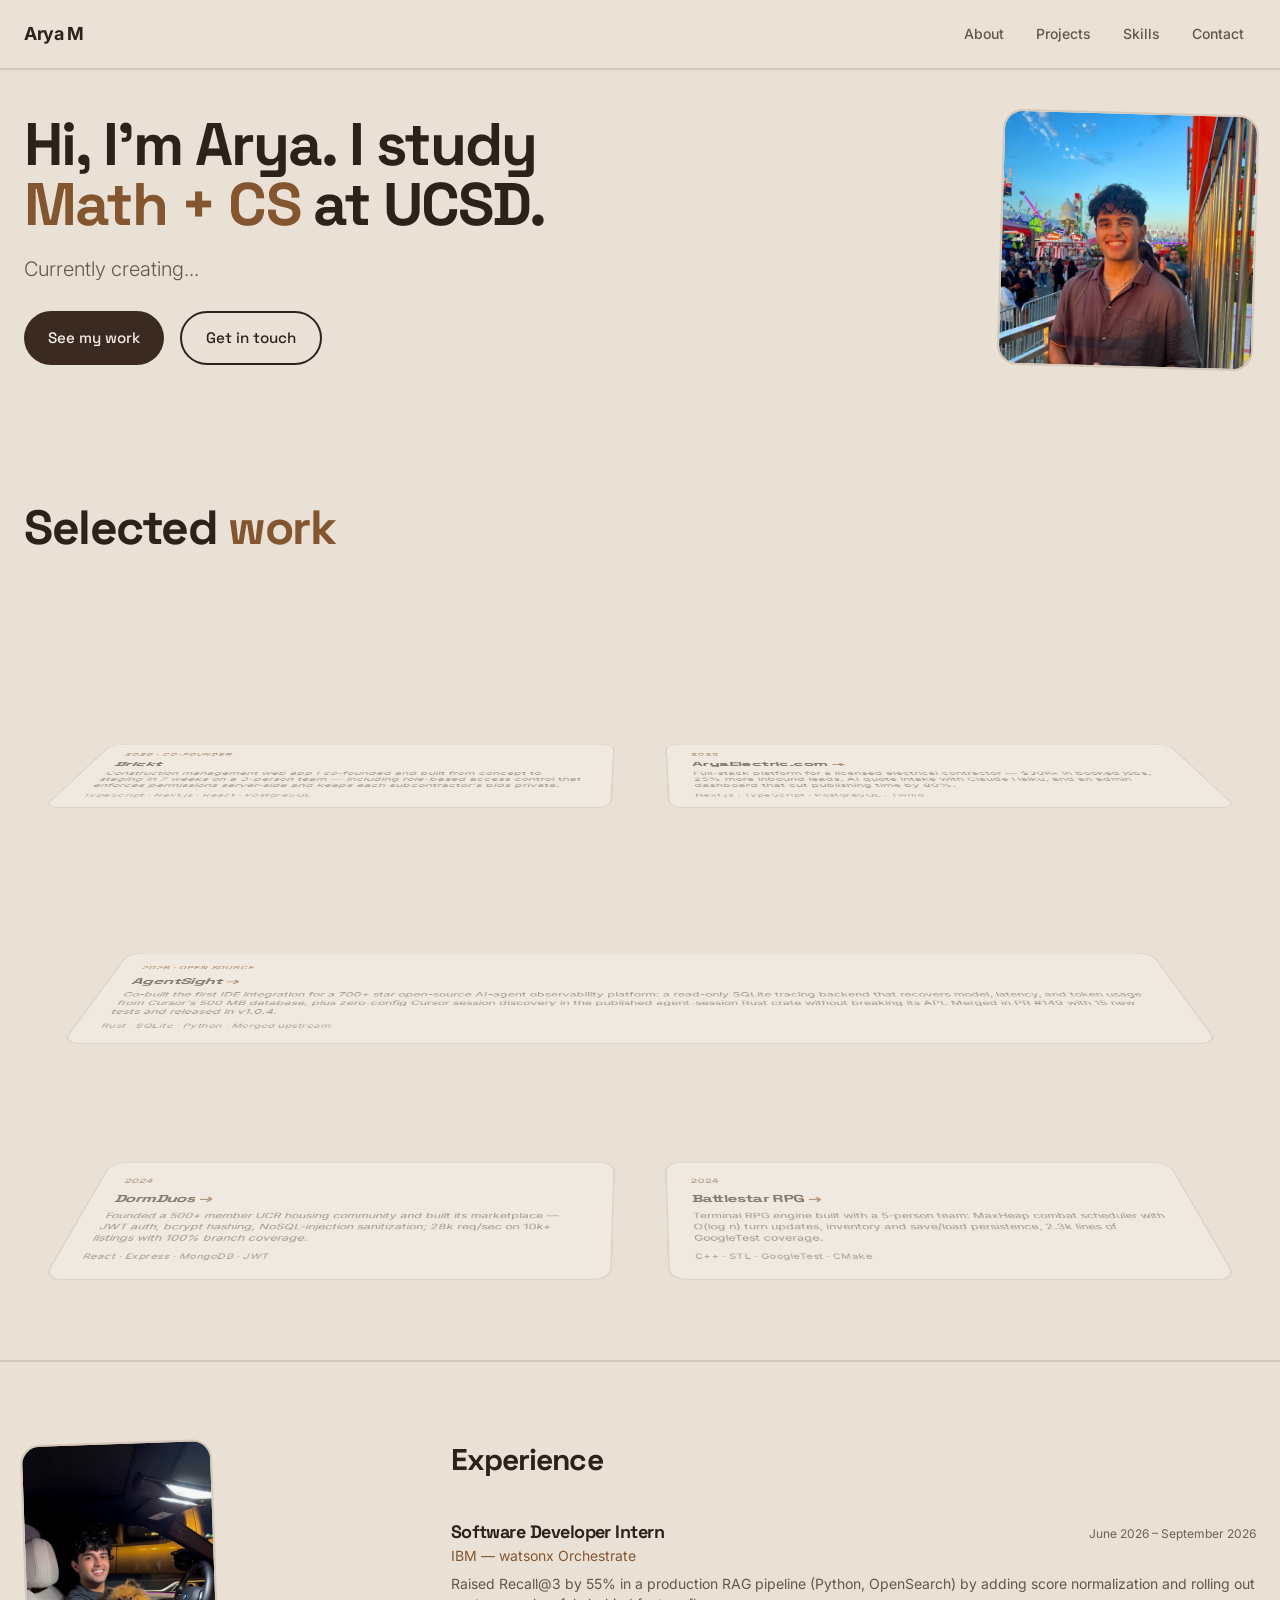
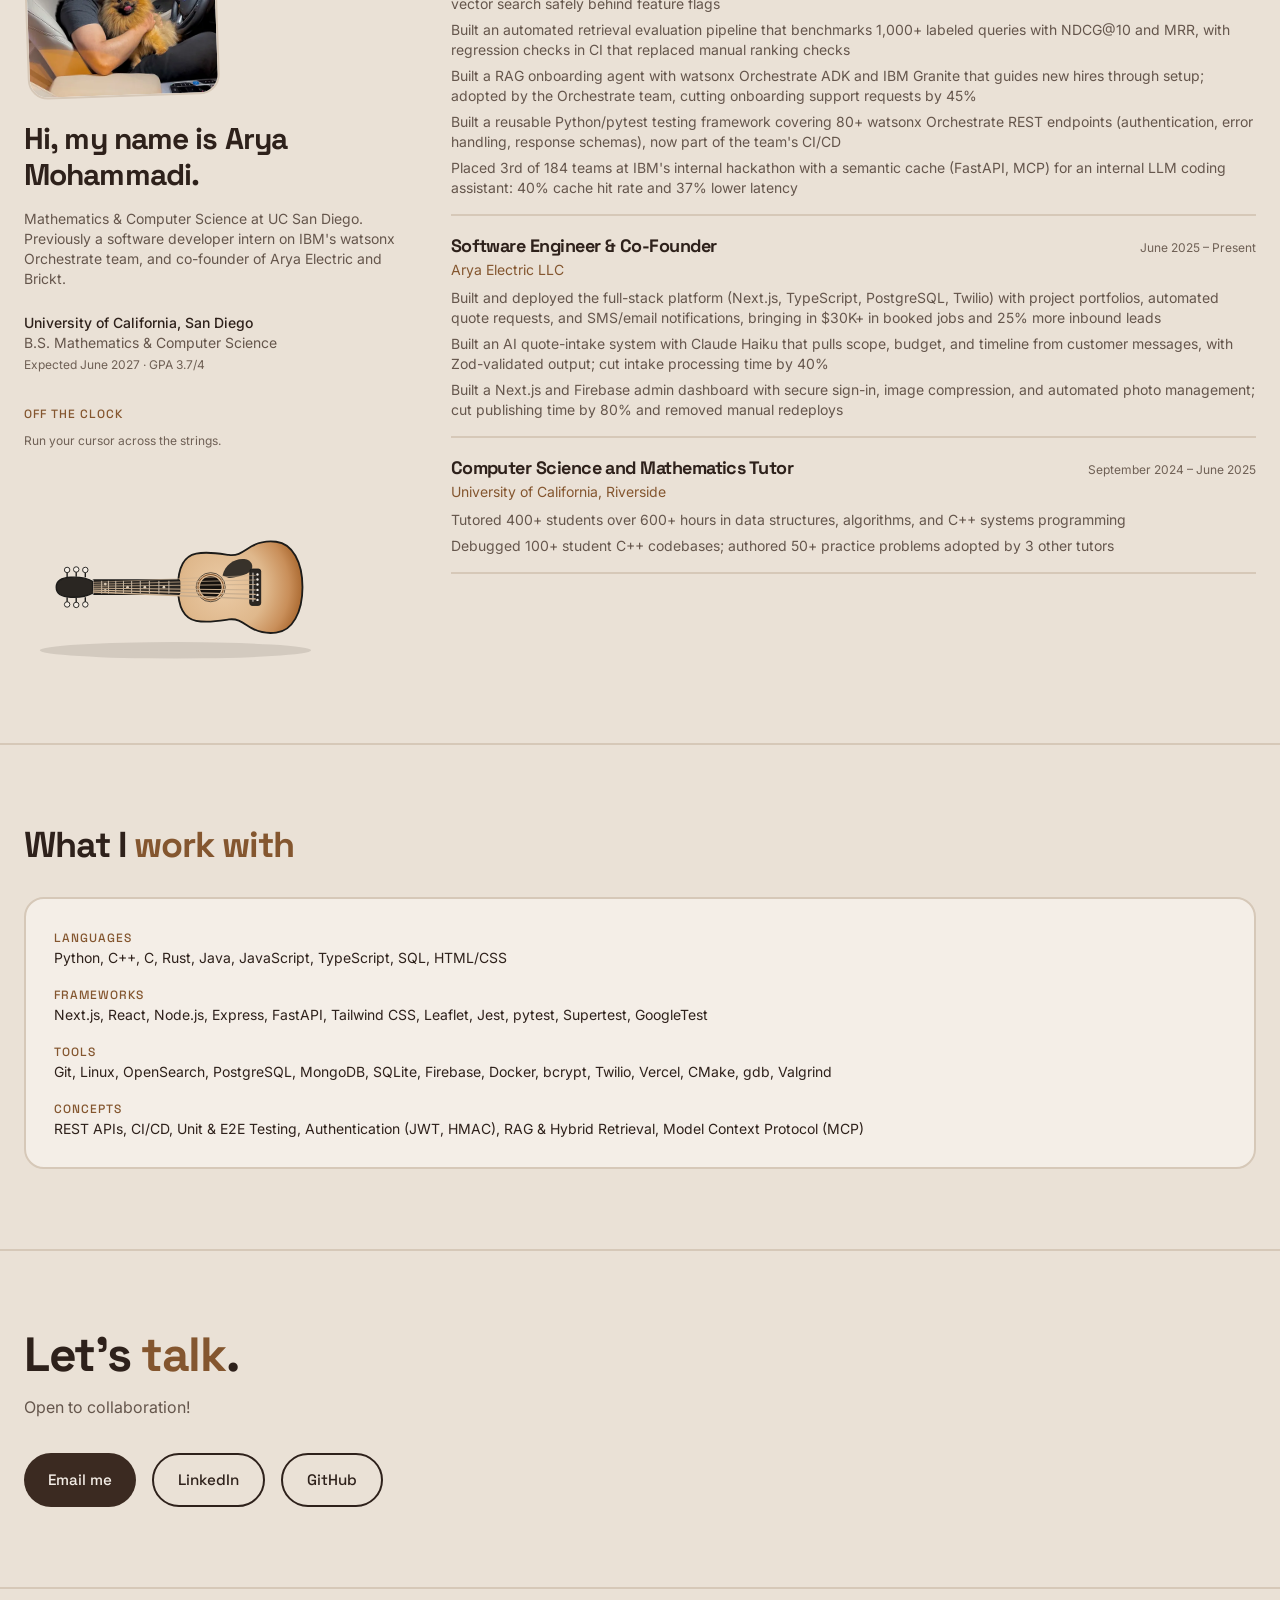
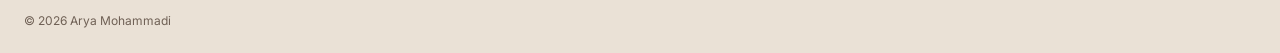
<file: index.html>
<!DOCTYPE html>
<html lang="en">
<head>
    <meta charset="UTF-8">
    <meta name="viewport" content="width=device-width, initial-scale=1.0">
    <title>Arya Mohammadi | Computer Science & Mathematics @ UCSD</title>
    <meta name="description" content="Arya Mohammadi - Computer Science & Mathematics student at UC San Diego. Previously a Software Developer Intern at IBM, building full-stack and AI-integrated systems.">
    <meta name="keywords" content="Arya Mohammadi, UCSD, Computer Science, Mathematics, IBM, watsonx, Brickt, Arya Electric, Full-Stack Developer, RAG, React, Next.js, TypeScript, Node.js, Python, Rust, C++, Software Engineer">
    <meta name="author" content="Arya Mohammadi">
    <meta name="theme-color" content="#EAE1D6">
    
    <!-- Open Graph Meta Tags -->
    <meta property="og:title" content="Arya Mohammadi | Computer Science & Mathematics Student">
    <meta property="og:description" content="Computer Science & Mathematics student at UC San Diego. Previously a Software Developer Intern at IBM, building full-stack and AI-integrated systems.">
    <meta property="og:type" content="website">
    <meta property="og:url" content="https://aryamohammadi.github.io">
    <meta property="og:image" content="https://aryamohammadi.github.io/images/arya-og.jpg">
    
    <!-- Twitter Card Meta Tags -->
    <meta name="twitter:card" content="summary_large_image">
    <meta name="twitter:title" content="Arya Mohammadi | Computer Science & Mathematics Student">
    <meta name="twitter:description" content="Computer Science & Mathematics student at UC San Diego. Previously a Software Developer Intern at IBM, building full-stack and AI-integrated systems.">
    <meta name="twitter:image" content="https://aryamohammadi.github.io/images/arya-og.jpg">
    
    <!-- Little icon for the browser tab -->
    <link rel="icon" href="favicon.ico" type="image/x-icon">
    <link rel="shortcut icon" href="favicon.ico" type="image/x-icon">
    <link rel="apple-touch-icon" href="apple-touch-icon.png">
    
    <!-- Preload only the above-the-fold hero photo; everything else lazy-loads -->
    <link rel="preload" as="image" href="images/arya-hero.webp" type="image/webp" fetchpriority="high">

    <link rel="canonical" href="https://aryamohammadi.github.io/">

    <!-- Structured data for search engines -->
    <script type="application/ld+json">
    {
        "@context": "https://schema.org",
        "@type": "Person",
        "name": "Arya Mohammadi",
        "url": "https://aryamohammadi.github.io/",
        "image": "https://aryamohammadi.github.io/images/arya-og.jpg",
        "alumniOf": {
            "@type": "CollegeOrUniversity",
            "name": "University of California, San Diego"
        },
        "email": "mailto:aryamohammadi.dev@gmail.com",
        "sameAs": [
            "https://github.com/aryamohammadi",
            "https://linkedin.com/in/aryamshahi"
        ]
    }
    </script>

    <!-- Tailwind CSS, built with the Tailwind CLI (see tailwind.config.js) -->
    <link rel="stylesheet" href="css/tailwind.css">
    
    <!-- Font Awesome for all the cool icons -->
    <link rel="stylesheet" href="https://cdnjs.cloudflare.com/ajax/libs/font-awesome/6.4.0/css/all.min.css">
    
    
    <!-- My custom styles on top of Tailwind -->
    <link rel="stylesheet" href="css/styles.css">
    <!-- Typography: Space Grotesk for headings, Inter for body -->
    <link rel="preconnect" href="https://fonts.googleapis.com">
    <link rel="preconnect" href="https://fonts.gstatic.com" crossorigin>
    <link href="https://fonts.googleapis.com/css2?family=Space+Grotesk:wght@500;700&family=Inter:wght@300;400;500;600&display=swap" rel="stylesheet">

</head>
<body class="bg-[#EAE1D6] text-[#2E211B] overflow-x-hidden">


    <!-- Navigation bar goes here -->
    <header class="fixed w-full z-50 bg-[#EAE1D6]/90 backdrop-blur border-b-2 border-[#D6C8B8]">
    <nav class="container mx-auto px-6 py-4 flex justify-between items-center">
        <a href="#" class="font-bold text-lg tracking-tight">Arya M</a>
        
        <!-- Navigation menu for bigger screens -->
        <div class="hidden md:flex items-center space-x-2">
            <a href="#about" class="text-[#65564C] hover:text-[#2E211B] text-sm font-medium px-3 py-2">About</a>
            <a href="#projects" class="text-[#65564C] hover:text-[#2E211B] text-sm font-medium px-3 py-2">Projects</a>
            <a href="#skills" class="text-[#65564C] hover:text-[#2E211B] text-sm font-medium px-3 py-2">Skills</a>
            <a href="#contact" class="text-[#65564C] hover:text-[#2E211B] text-sm font-medium px-3 py-2">Contact</a>
        </div>
        
        <!-- Mobile Navigation Button -->
        <div class="md:hidden">
            <button onclick="toggleMobileMenu()" class="text-[#2E211B] p-2" aria-label="Menu">
                <svg class="h-6 w-6 fill-current" viewBox="0 0 24 24">
                    <path d="M4 5h16a1 1 0 0 1 0 2H4a1 1 0 1 1 0-2zm0 6h16a1 1 0 0 1 0 2H4a1 1 0 0 1 0-2zm0 6h16a1 1 0 0 1 0 2H4a1 1 0 0 1 0-2z"/>
                </svg>
            </button>
        </div>
    </nav>
    
    <!-- Mobile menu -->
    <div id="mobile-menu" class="hidden md:hidden bg-[#EAE1D6] border-b-2 border-[#D6C8B8] px-6 py-4">
        <a href="#about" class="block py-2.5 text-[#2E211B] text-sm font-medium">About</a>
        <a href="#projects" class="block py-2.5 text-[#2E211B] text-sm font-medium">Projects</a>
        <a href="#skills" class="block py-2.5 text-[#2E211B] text-sm font-medium">Skills</a>
        <a href="#contact" class="block py-2.5 text-[#2E211B] text-sm font-medium">Contact</a>
    </div>
</header>

    
    <!-- Main landing section with my photo and typing animation -->
    <section id="home" class="flex items-center pt-28 pb-14">
    <div class="container mx-auto px-6">
        <div class="grid grid-cols-1 lg:grid-cols-12 gap-8 lg:gap-12 items-center">

            <div class="lg:col-span-7 order-2 lg:order-1">
                <h1 class="text-4xl sm:text-5xl lg:text-6xl mb-5">
                    Hi, I'm Arya. I study <span class="accent">Math&nbsp;+&nbsp;CS</span> at UCSD.
                </h1>
                <p class="text-lg sm:text-xl text-[#65564C] font-light max-w-xl mb-7">
                    Currently creating<span class="dots">...</span>
                </p>
                <div class="flex flex-wrap gap-4">
                    <a href="#projects" class="btn-fill">See my work</a>
                    <a href="#contact" class="btn-line">Get in touch</a>
                </div>
            </div>

            <div class="lg:col-span-5 order-1 lg:order-2 flex justify-center lg:justify-end">
                <div class="card tilt-r w-52 h-52 sm:w-60 sm:h-60 lg:w-64 lg:h-64 overflow-hidden">
                    <picture>
                        <source srcset="images/arya-hero.webp" type="image/webp">
                        <img src="images/arya-hero.jpg" alt="Arya Mohammadi" width="288" height="288"
                             class="w-full h-full object-cover"
                             loading="eager" decoding="async" fetchpriority="high">
                    </picture>
                </div>
            </div>

        </div>
    </div>
</section>

    
    <!-- About me section -->
    <section id="projects" class="py-14 sm:py-20">
    <div class="container mx-auto px-6">
        <h2 class="text-3xl sm:text-4xl lg:text-5xl mb-10">Selected <span class="accent">work</span></h2>
        <div class="cards grid grid-cols-1 sm:grid-cols-2 gap-5">

            <!-- Brickt's repo is private, so this card has no link -->
            <div class="card lift no-link block p-7">
                <p class="yr">2026 &middot; CO-FOUNDER</p>
                <h3 class="text-xl mb-2">Brickt</h3>
                <p class="text-sm text-[#65564C] mb-3">Construction management web app I co-founded and built from concept to staging in 7 weeks on a 3-person team — including role-based access control that enforces permissions server-side and keeps each subcontractor's bids private.</p>
                <p class="stack">TypeScript &middot; Next.js &middot; React &middot; PostgreSQL</p>
            </div>

            <a href="https://www.aryaelectric.com" target="_blank" rel="noopener noreferrer" class="card lift block p-7 group">
                <p class="yr">2025</p>
                <h3 class="text-xl mb-2">AryaElectric.com <span class="arrow" aria-hidden="true">&rarr;</span></h3>
                <p class="text-sm text-[#65564C] mb-3">Full-stack platform for a licensed electrical contractor — $30K+ in booked jobs, 25% more inbound leads, AI quote intake with Claude Haiku, and an admin dashboard that cut publishing time by 80%.</p>
                <p class="stack">Next.js &middot; TypeScript &middot; PostgreSQL &middot; Twilio</p>
            </a>

            <a href="https://github.com/eunomia-bpf/agentsight/pull/149" target="_blank" rel="noopener noreferrer" class="card lift block p-7 group" style="grid-column: 1 / -1;">
                <p class="yr">2026 &middot; OPEN SOURCE</p>
                <h3 class="text-xl mb-2">AgentSight <span class="arrow" aria-hidden="true">&rarr;</span></h3>
                <p class="text-sm text-[#65564C] mb-3">Co-built the first IDE integration for a 700+ star open-source AI-agent observability platform: a read-only SQLite tracing backend that recovers model, latency, and token usage from Cursor's 500 MB database, plus zero-config Cursor session discovery in the published agent-session Rust crate without breaking its API. Merged in PR #149 with 15 new tests and released in v1.0.4.</p>
                <p class="stack">Rust &middot; SQLite &middot; Python &middot; Merged upstream</p>
            </a>

            <a href="https://ucr-housing-frontend.vercel.app/" target="_blank" rel="noopener noreferrer" class="card lift block p-7 group">
                <p class="yr">2024</p>
                <h3 class="text-xl mb-2">DormDuos <span class="arrow" aria-hidden="true">&rarr;</span></h3>
                <p class="text-sm text-[#65564C] mb-3">Founded a 500+ member UCR housing community and built its marketplace — JWT auth, bcrypt hashing, NoSQL-injection sanitization; 28k req/sec on 10k+ listings with 100% branch coverage.</p>
                <p class="stack">React &middot; Express &middot; MongoDB &middot; JWT</p>
            </a>

            <a href="https://github.com/aryamohammadi/Battlestar-RPG" target="_blank" rel="noopener noreferrer" class="card lift block p-7 group">
                <p class="yr">2024</p>
                <h3 class="text-xl mb-2">Battlestar RPG <span class="arrow" aria-hidden="true">&rarr;</span></h3>
                <p class="text-sm text-[#65564C] mb-3">Terminal RPG engine built with a 5-person team: MaxHeap combat scheduler with O(log n) turn updates, inventory and save/load persistence, 2.3k lines of GoogleTest coverage.</p>
                <p class="stack">C++ &middot; STL &middot; GoogleTest &middot; CMake</p>
            </a>


        </div>
    </div>
</section>

    
    <!-- My projects section (the important stuff) -->
    <section id="about" class="py-14 sm:py-20 border-t-2 border-[#D6C8B8]">
    <div class="container mx-auto px-6">
        <div class="grid grid-cols-1 lg:grid-cols-3 gap-8 lg:gap-12">

            <div class="lg:col-span-1">
                <div class="card tilt-l w-40 sm:w-48 mb-6 overflow-hidden">
                    <picture>
                        <source srcset="images/arya-formal.webp" type="image/webp">
                        <img src="images/arya-formal.jpg" alt="Arya Mohammadi" width="480" height="640"
                             class="w-full h-auto block" loading="lazy" decoding="async">
                    </picture>
                </div>
                <h2 class="text-2xl sm:text-3xl mb-4">Hi, my name is Arya Mohammadi.</h2>
                <p class="text-sm text-[#65564C] mb-6">Mathematics &amp; Computer Science at UC San Diego. Previously a software developer intern on IBM's watsonx Orchestrate team, and co-founder of Arya Electric and Brickt.</p>
                <p class="text-sm font-medium">University of California, San Diego</p>
                <p class="text-sm text-[#65564C]">B.S. Mathematics &amp; Computer Science</p>
                <p class="text-xs text-[#6F6055] mt-1">Expected June 2027 &middot; GPA 3.7/4</p>

                <div class="mt-8" id="gwrap">
                    <p class="yr">OFF THE CLOCK</p>
                    <p class="text-xs text-[#6F6055] mb-3">Run your cursor across the strings.</p>
                    <svg class="art" viewBox="0 0 600 320" aria-hidden="true">
  <defs>
    <radialGradient id="burst" gradientUnits="userSpaceOnUse" cx="150" cy="400" r="170">
      <stop offset="0%" stop-color="#EBCBA6"/><stop offset="55%" stop-color="#DFB88C"/>
      <stop offset="85%" stop-color="#C98F5A"/><stop offset="100%" stop-color="#B07038"/>
    </radialGradient>
  </defs>
  <ellipse cx="240" cy="300" rx="215" ry="13" fill="#2E211B" opacity="0.12"/>
  <g transform="translate(28,308) rotate(-90) scale(0.72)">
    <path d="M150 300 C 186 300, 218 310, 224 340 C 229 366, 224 392, 221 412
             C 218 434, 231 446, 240 462 C 250 480, 252 500, 250 516
             C 246 552, 205 574, 150 574 C 95 574, 54 552, 50 516
             C 48 500, 50 480, 60 462 C 69 446, 82 434, 79 412
             C 76 392, 71 366, 76 340 C 82 310, 114 300, 150 300 Z"
          fill="url(#burst)" stroke="#1C1B19" stroke-width="4"/>
    <path d="M176 398 C 200 404, 214 424, 212 446 C 210 462, 196 468, 186 460
             C 176 452, 172 428, 170 412 Z" fill="#2A2622" opacity="0.92"/>
    <circle cx="150" cy="372" r="24" fill="#14100D"/>
    <circle cx="150" cy="372" r="28" fill="none" stroke="#84562F" stroke-width="2.5"/>
    <circle cx="150" cy="372" r="32" fill="none" stroke="#1C1B19" stroke-width="1.5"/>
    <rect x="110" y="458" width="80" height="24" rx="5" fill="#2A2622" stroke="#1C1B19" stroke-width="2"/>
    <path d="M118 465 h64" stroke="#F6EFE7" stroke-width="2"/>
    <g fill="#F6EFE7">
      <circle cx="122" cy="475" r="2.6"/><circle cx="133" cy="475" r="2.6"/><circle cx="144" cy="475" r="2.6"/>
      <circle cx="156" cy="475" r="2.6"/><circle cx="167" cy="475" r="2.6"/><circle cx="178" cy="475" r="2.6"/>
    </g>
    <rect x="134" y="112" width="32" height="192" rx="3" fill="#2A2622" stroke="#1C1B19" stroke-width="2.5"/>
    <g stroke="#D8CDBD" stroke-width="2">
      <path d="M136 280 h28"/><path d="M136 258 h28"/><path d="M136 237 h28"/>
      <path d="M136 217 h28"/><path d="M136 198 h28"/><path d="M136 180 h28"/>
      <path d="M136 163 h28"/><path d="M136 147 h28"/><path d="M136 132 h28"/>
    </g>
    <g fill="#D8CDBD">
      <circle cx="150" cy="269" r="3"/><circle cx="150" cy="227" r="3"/><circle cx="150" cy="189" r="3"/>
      <circle cx="143" cy="140" r="3"/><circle cx="157" cy="140" r="3"/>
    </g>
    <path d="M134 112 h32" stroke="#F6EFE7" stroke-width="4"/>
    <path d="M137 112 C 130 100, 127 84, 128 64 C 129 44, 137 32, 150 32
             C 163 32, 171 44, 172 64 C 173 84, 170 100, 163 112 Z"
          fill="#2A2622" stroke="#1C1B19" stroke-width="3"/>
    <g stroke="#1C1B19" stroke-width="2" fill="#F6EFE7">
      <path d="M128 56 h-12" stroke-width="3"/><circle cx="112" cy="56" r="6"/>
      <path d="M127 76 h-12" stroke-width="3"/><circle cx="111" cy="76" r="6"/>
      <path d="M128 96 h-12" stroke-width="3"/><circle cx="112" cy="96" r="6"/>
      <path d="M172 56 h12" stroke-width="3"/><circle cx="188" cy="56" r="6"/>
      <path d="M173 76 h12" stroke-width="3"/><circle cx="189" cy="76" r="6"/>
      <path d="M172 96 h12" stroke-width="3"/><circle cx="188" cy="96" r="6"/>
    </g>
    <g stroke="#C9AE8F" stroke-linecap="round">
      <path class="gs1" d="M139.5 114 L 124 470" stroke-width="3.2"/>
      <path class="gs2" d="M143.7 114 L 134 470" stroke-width="2.7"/>
      <path class="gs3" d="M147.9 114 L 144 470" stroke-width="2.2"/>
      <path class="gs4" d="M152.1 114 L 156 470" stroke-width="1.8"/>
      <path class="gs5" d="M156.3 114 L 166 470" stroke-width="1.5"/>
      <path class="gs6" d="M160.5 114 L 176 470" stroke-width="1.2"/>
    </g>
    <g class="hits">
      <path class="hit" data-s="0" d="M139.5 114 L 124 470" stroke="rgba(0,0,0,0)" stroke-width="16" fill="none" style="pointer-events:stroke"/>
      <path class="hit" data-s="1" d="M143.7 114 L 134 470" stroke="rgba(0,0,0,0)" stroke-width="16" fill="none" style="pointer-events:stroke"/>
      <path class="hit" data-s="2" d="M147.9 114 L 144 470" stroke="rgba(0,0,0,0)" stroke-width="16" fill="none" style="pointer-events:stroke"/>
      <path class="hit" data-s="3" d="M152.1 114 L 156 470" stroke="rgba(0,0,0,0)" stroke-width="16" fill="none" style="pointer-events:stroke"/>
      <path class="hit" data-s="4" d="M156.3 114 L 166 470" stroke="rgba(0,0,0,0)" stroke-width="16" fill="none" style="pointer-events:stroke"/>
      <path class="hit" data-s="5" d="M160.5 114 L 176 470" stroke="rgba(0,0,0,0)" stroke-width="16" fill="none" style="pointer-events:stroke"/>
    </g>
  </g>
</svg>
                </div>
            </div>

            <div class="lg:col-span-2">
                <h2 class="text-2xl sm:text-3xl mb-6">Experience</h2>
                <div class="py-4 border-b-2 border-[#D6C8B8]">
                    <div class="flex flex-wrap items-baseline justify-between gap-x-4">
                        <h3 class="text-lg">Software Developer Intern</h3>
                        <p class="text-xs text-[#6F6055]">June 2026 – September 2026</p>
                    </div>
                    <p class="accent text-sm mb-2">IBM — watsonx Orchestrate</p>
                    <ul class="space-y-1.5">
                        <li class="text-sm text-[#65564C]">Raised Recall@3 by 55% in a production RAG pipeline (Python, OpenSearch) by adding score normalization and rolling out vector search safely behind feature flags</li>
                        <li class="text-sm text-[#65564C]">Built an automated retrieval evaluation pipeline that benchmarks 1,000+ labeled queries with NDCG@10 and MRR, with regression checks in CI that replaced manual ranking checks</li>
                        <li class="text-sm text-[#65564C]">Built a RAG onboarding agent with watsonx Orchestrate ADK and IBM Granite that guides new hires through setup; adopted by the Orchestrate team, cutting onboarding support requests by 45%</li>
                        <li class="text-sm text-[#65564C]">Built a reusable Python/pytest testing framework covering 80+ watsonx Orchestrate REST endpoints (authentication, error handling, response schemas), now part of the team's CI/CD</li>
                        <li class="text-sm text-[#65564C]">Placed 3rd of 184 teams at IBM's internal hackathon with a semantic cache (FastAPI, MCP) for an internal LLM coding assistant: 40% cache hit rate and 37% lower latency</li>
                    </ul>
                </div>
                <div class="py-4 border-b-2 border-[#D6C8B8]">
                    <div class="flex flex-wrap items-baseline justify-between gap-x-4">
                        <h3 class="text-lg">Software Engineer &amp; Co-Founder</h3>
                        <p class="text-xs text-[#6F6055]">June 2025 – Present</p>
                    </div>
                    <p class="accent text-sm mb-2">Arya Electric LLC</p>
                    <ul class="space-y-1.5">
                        <li class="text-sm text-[#65564C]">Built and deployed the full-stack platform (Next.js, TypeScript, PostgreSQL, Twilio) with project portfolios, automated quote requests, and SMS/email notifications, bringing in $30K+ in booked jobs and 25% more inbound leads</li>
                        <li class="text-sm text-[#65564C]">Built an AI quote-intake system with Claude Haiku that pulls scope, budget, and timeline from customer messages, with Zod-validated output; cut intake processing time by 40%</li>
                        <li class="text-sm text-[#65564C]">Built a Next.js and Firebase admin dashboard with secure sign-in, image compression, and automated photo management; cut publishing time by 80% and removed manual redeploys</li>
                    </ul>
                </div>
                <div class="py-4 border-b-2 border-[#D6C8B8]">
                    <div class="flex flex-wrap items-baseline justify-between gap-x-4">
                        <h3 class="text-lg">Computer Science and Mathematics Tutor</h3>
                        <p class="text-xs text-[#6F6055]">September 2024 – June 2025</p>
                    </div>
                    <p class="accent text-sm mb-2">University of California, Riverside</p>
                    <ul class="space-y-1.5">
                        <li class="text-sm text-[#65564C]">Tutored 400+ students over 600+ hours in data structures, algorithms, and C++ systems programming</li>
                        <li class="text-sm text-[#65564C]">Debugged 100+ student C++ codebases; authored 50+ practice problems adopted by 3 other tutors</li>
                    </ul>
                </div>
            </div>

        </div>
    </div>
</section>

    
    <!-- Skills I've learned -->
    <section id="skills" class="py-14 sm:py-20 border-t-2 border-[#D6C8B8]">
    <div class="container mx-auto px-6">
        <h2 class="text-3xl sm:text-4xl mb-8">What I <span class="accent">work with</span></h2>
        <div class="card p-7 space-y-4">
            <p class="text-sm"><span class="yr">LANGUAGES</span><br>Python, C++, C, Rust, Java, JavaScript, TypeScript, SQL, HTML/CSS</p>
            <p class="text-sm"><span class="yr">FRAMEWORKS</span><br>Next.js, React, Node.js, Express, FastAPI, Tailwind CSS, Leaflet, Jest, pytest, Supertest, GoogleTest</p>
            <p class="text-sm"><span class="yr">TOOLS</span><br>Git, Linux, OpenSearch, PostgreSQL, MongoDB, SQLite, Firebase, Docker, bcrypt, Twilio, Vercel, CMake, gdb, Valgrind</p>
            <p class="text-sm"><span class="yr">CONCEPTS</span><br>REST APIs, CI/CD, Unit &amp; E2E Testing, Authentication (JWT, HMAC), RAG &amp; Hybrid Retrieval, Model Context Protocol (MCP)</p>
        </div>
    </div>
</section>

    
    <!-- How to reach me -->

    
    <section id="contact" class="py-14 sm:py-20 border-t-2 border-[#D6C8B8]">
    <div class="container mx-auto px-6">
        <h2 class="text-3xl sm:text-4xl lg:text-5xl mb-4">Let's <span class="accent">talk</span>.</h2>
        <p class="text-[#65564C] mb-8 max-w-md">Open to collaboration!</p>
        <div class="flex flex-wrap gap-4">
            <a href="mailto:aryamohammadi.dev@gmail.com" class="btn-fill">Email me</a>
            <a href="https://linkedin.com/in/aryamshahi" target="_blank" rel="noopener noreferrer" class="btn-line">LinkedIn</a>
            <a href="https://github.com/aryamohammadi" target="_blank" rel="noopener noreferrer" class="btn-line">GitHub</a>
        </div>
    </div>
</section>

    
    <!-- Random photos -->

    
    <!-- Bottom of the page -->
    <footer class="border-t-2 border-[#D6C8B8] py-6">
        <div class="container mx-auto px-6 flex flex-wrap justify-between gap-2 text-xs text-[#6F6055]">
            <p>&copy; 2026 Arya Mohammadi</p>
        </div>
    </footer>

    
    <!-- All the JavaScript -->
    <script src="js/main.js"></script>
</body>
</html>
</file>
<file: css/styles.css>
/* Arya Mohammadi — portfolio styles. Warm, playful, one big animation. */

/* Cortado palette: steamed milk, crema, espresso */
:root {
    --bg: #EAE1D6;        /* steamed milk */
    --card-bg: #F4EEE7;   /* milk foam */
    --ink: #2E211B;       /* espresso, main text */
    --button: #3B2A21;    /* espresso roast, filled buttons */
    --on-button: #F4EEE7;
    --accent: #84562F;    /* crema, highlights and labels */
    --line: #D6C8B8;      /* soft borders */
    --muted: #65564C;
    --soft: #6F6055;
    --font-head: 'Space Grotesk', 'Segoe UI', sans-serif;
    --font-body: 'Inter', -apple-system, sans-serif;
}

html { background: var(--bg); scroll-behavior: smooth; }

::selection { background: var(--button); color: var(--on-button); }

body {
    font-family: var(--font-body);
    background: var(--bg);
    color: var(--ink);
    line-height: 1.6;
}

h1, h2, h3 {
    font-family: var(--font-head);
    font-weight: 700;
    letter-spacing: -0.03em;
    line-height: 1.08;
}

.accent { color: var(--accent); }

/* Buttons */
.btn-fill, .btn-line {
    font-family: var(--font-head);
    font-weight: 500;
    font-size: 0.95rem;
    padding: 0.8rem 1.5rem;
    border-radius: 999px;
    display: inline-flex;
    align-items: center;
    justify-content: center;
    transition: transform 0.26s cubic-bezier(.34,1.56,.48,1), box-shadow 0.26s ease;
}

.btn-fill { background: var(--button); color: var(--on-button); }
.btn-line { color: var(--ink); border: 2px solid var(--ink); }

.btn-fill:hover, .btn-line:hover {
    transform: translateY(-3px);
    box-shadow: 0 8px 0 -3px rgba(46, 33, 27, 0.18);
}

/* Card */
.card {
    background: var(--card-bg);
    border: 2px solid var(--line);
    border-radius: 20px;
}

/* Sticker tilts for photos */
.tilt-l { transform: rotate(-2deg); }
.tilt-r { transform: rotate(1.6deg); }

/* "Currently creating..." dots */
.dots {
    display: inline-block;
    color: var(--accent);
    animation: dots-breathe 1.9s ease-in-out infinite;
}

@keyframes dots-breathe {
    0%, 100% { opacity: 0.55; }
    50% { opacity: 1; }
}

/* Focus */
:focus-visible {
    outline: 3px solid var(--accent);
    outline-offset: 3px;
    border-radius: 6px;
}

/* Reduced motion: kill everything, show final states */
@media (prefers-reduced-motion: reduce) {
    html { scroll-behavior: auto; }
    *, *::before, *::after {
        animation: none !important;
        transition: none !important;
    }
    .dots { opacity: 1 !important; }
}

/* Project cards: lie flat, stand up on arrival, springy hover after. */
.cards { perspective: 1400px; }

.yr {
    font-family: var(--font-head);
    font-weight: 500;
    font-size: 0.75rem;
    letter-spacing: 0.08em;
    color: var(--accent);
    margin-bottom: 0.6rem;
}

.stack {
    font-size: 0.75rem;
    letter-spacing: 0.04em;
    color: var(--soft);
}

.arrow {
    display: inline-block;
    color: var(--accent);
    transition: transform 0.26s cubic-bezier(.34,1.56,.48,1);
}

.card.lift {
    transform-origin: 50% 100%;
    transform: rotateX(64deg) scale(0.94);
    opacity: 0.55;
    will-change: transform;
    transition: transform 0.95s cubic-bezier(.22,.72,.24,1), opacity 0.7s ease;
}

.in .card.lift { transform: none; opacity: 1; }
.in .card.lift:nth-child(2) { transition-delay: 0.12s; }
.in .card.lift:nth-child(3) { transition-delay: 0.24s; }
.in .card.lift:nth-child(4) { transition-delay: 0.36s; }
.in .card.lift:nth-child(5) { transition-delay: 0.48s; }

.in .card.lift.up:hover {
    transform: translateY(-7px) rotate(-1.2deg);
    transition: transform 0.26s cubic-bezier(.34,1.56,.48,1);
    box-shadow: 0 13px 0 -4px rgba(46, 33, 27, 0.14);
}

.in .card.lift.up:hover .arrow { transform: translateX(5px); }

/* Cards without a link (like Brickt) shouldn't bounce like they're clickable. */
.in .card.lift.up.no-link:hover { transform: none; box-shadow: none; }

@media (prefers-reduced-motion: reduce) {
    .card.lift { transform: none !important; opacity: 1 !important; }
}

/* Guitar and dumbbell: interactive, sound on deliberate touch only. */
.guitar { display: block; width: 100%; height: auto; overflow: visible; }

@keyframes pop-low  { 0%{transform:translateX(0)} 12%{transform:translateX(-5px)} 28%{transform:translateX(3.4px)} 45%{transform:translateX(-2.2px)} 62%{transform:translateX(1.3px)} 80%{transform:translateX(-.6px)} 100%{transform:translateX(0)} }
@keyframes pop-mid  { 0%{transform:translateX(0)} 14%{transform:translateX(-3.4px)} 32%{transform:translateX(2.1px)} 52%{transform:translateX(-1.2px)} 74%{transform:translateX(.6px)} 100%{transform:translateX(0)} }
@keyframes pop-high { 0%{transform:translateX(0)} 16%{transform:translateX(-2.1px)} 38%{transform:translateX(1.2px)} 62%{transform:translateX(-.6px)} 100%{transform:translateX(0)} }

@media (prefers-reduced-motion: reduce) {
    .gs1, .gs2, .gs3, .gs4, .gs5, .gs6 { animation: none !important; transform: none !important; }
}
}
</file>
